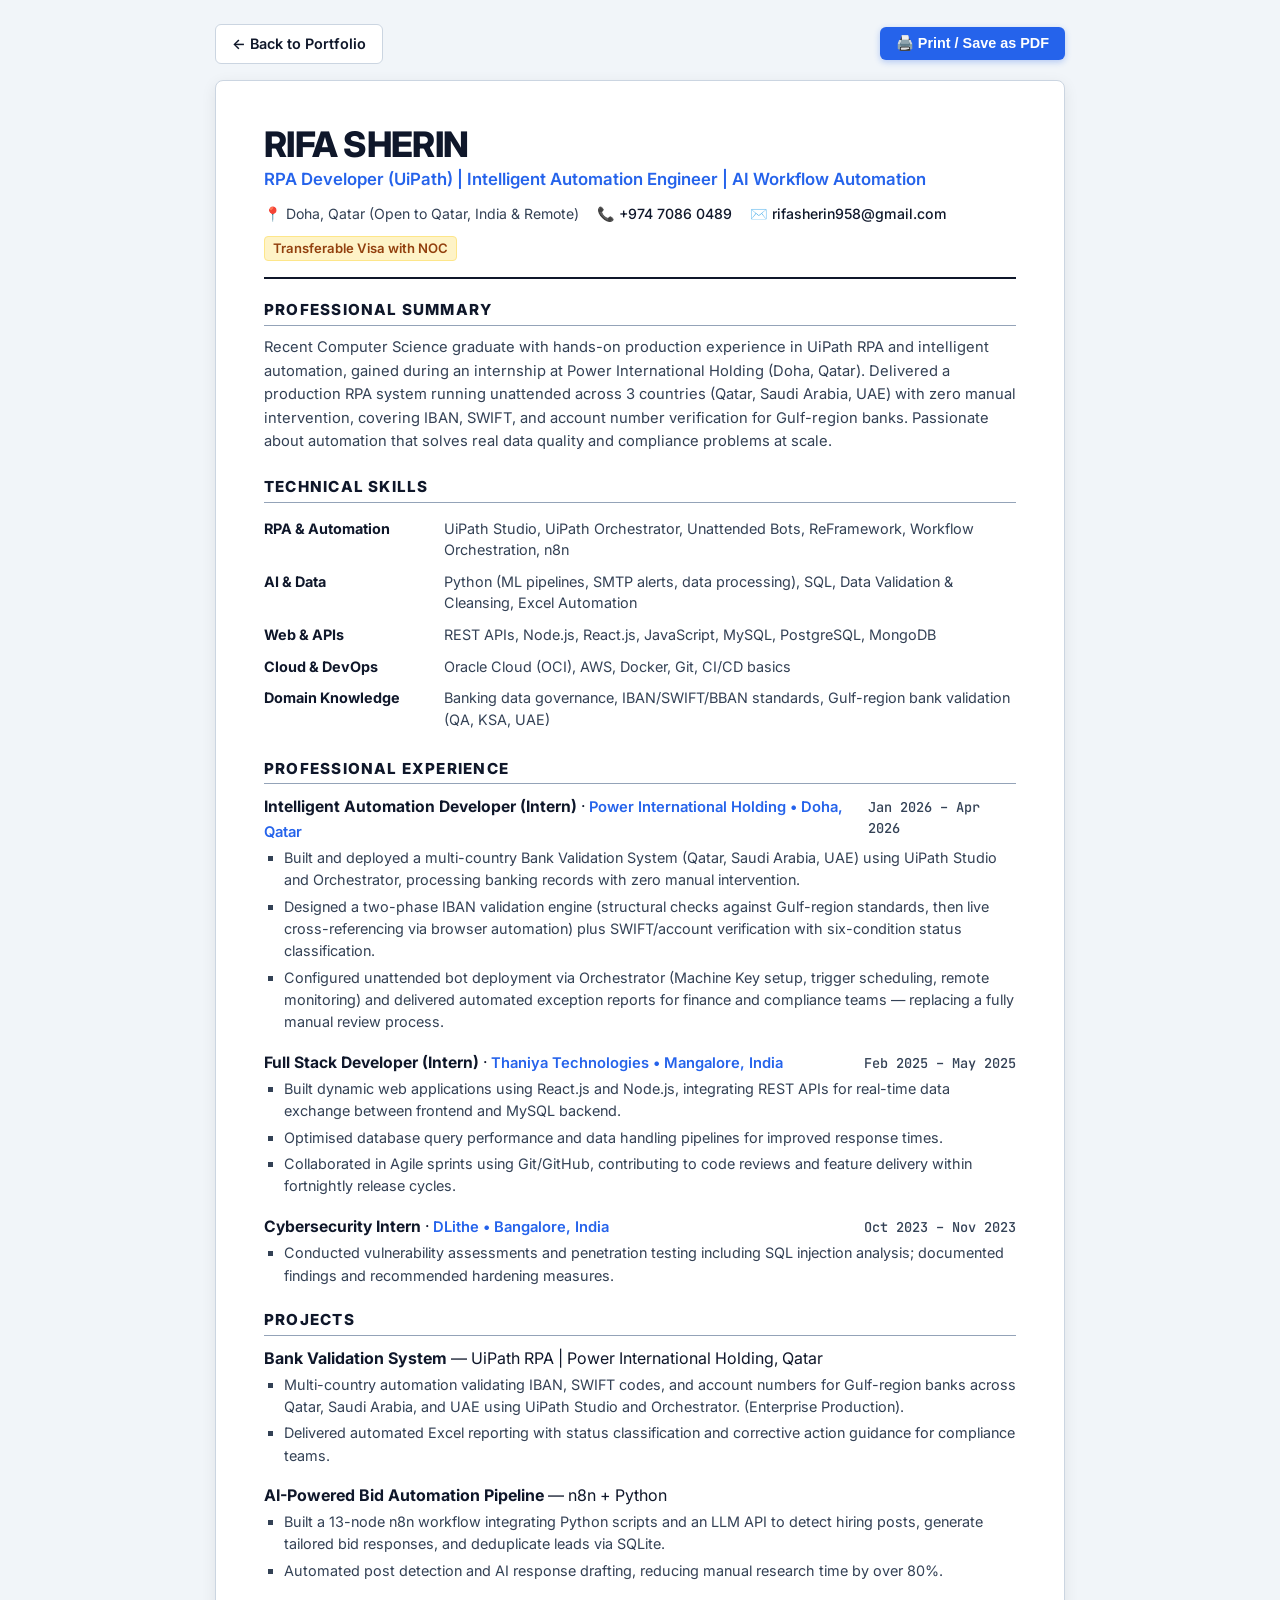
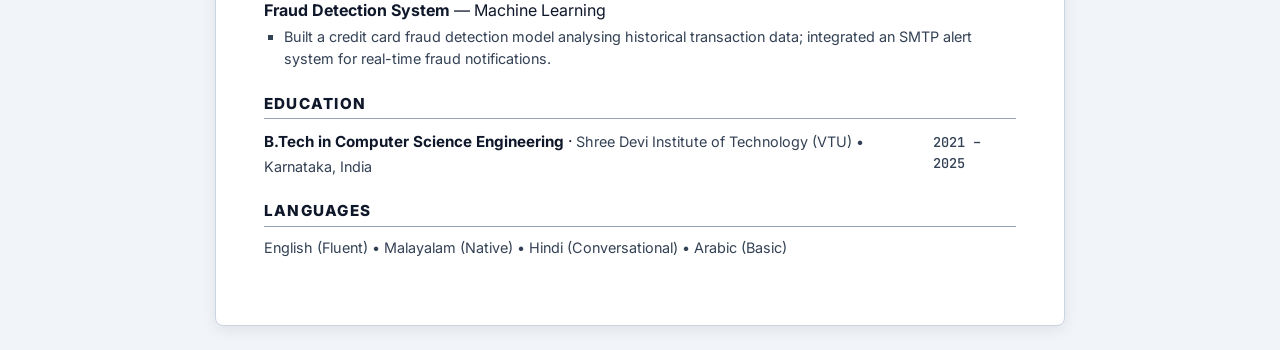
<file: resume.html>
<!DOCTYPE html>
<html lang="en">
<head>
  <meta charset="UTF-8">
  <meta name="viewport" content="width=device-width, initial-scale=1.0">
  <title>Rifa Sherin — Resume / Curriculum Vitae</title>
  <link rel="preconnect" href="https://fonts.googleapis.com">
  <link rel="preconnect" href="https://fonts.gstatic.com" crossorigin>
  <link href="https://fonts.googleapis.com/css2?family=Inter:wght@300;400;500;600;700;800&family=JetBrains+Mono:wght@400;600&display=swap" rel="stylesheet">
  <style>
    :root {
      --primary: #2563eb;
      --text-dark: #0f172a;
      --text-muted: #334155;
      --border-color: #cbd5e1;
      --bg-page: #f1f5f9;
      --bg-paper: #ffffff;
    }

    * {
      box-sizing: border-box;
      margin: 0;
      padding: 0;
    }

    body {
      font-family: 'Inter', -apple-system, BlinkMacSystemFont, 'Segoe UI', Roboto, sans-serif;
      background-color: var(--bg-page);
      color: var(--text-dark);
      line-height: 1.5;
      padding: 24px 16px;
    }

    .action-bar {
      max-width: 850px;
      margin: 0 auto 16px;
      display: flex;
      justify-content: space-between;
      align-items: center;
    }

    .btn {
      display: inline-flex;
      align-items: center;
      gap: 6px;
      padding: 8px 16px;
      border-radius: 6px;
      font-size: 0.9rem;
      font-weight: 600;
      cursor: pointer;
      text-decoration: none;
      transition: all 0.2s;
    }

    .btn-back {
      background: #ffffff;
      color: var(--text-dark);
      border: 1px solid var(--border-color);
    }

    .btn-back:hover {
      background: #e2e8f0;
    }

    .btn-print {
      background: var(--primary);
      color: #ffffff;
      border: none;
      box-shadow: 0 2px 6px rgba(37, 99, 235, 0.3);
    }

    .btn-print:hover {
      background: #1d4ed8;
    }

    .resume-container {
      max-width: 850px;
      margin: 0 auto;
      background: var(--bg-paper);
      padding: 44px 48px;
      border-radius: 8px;
      box-shadow: 0 4px 15px rgba(0, 0, 0, 0.08);
      border: 1px solid var(--border-color);
    }

    /* Header */
    .resume-header {
      border-bottom: 2px solid var(--text-dark);
      padding-bottom: 16px;
      margin-bottom: 20px;
    }

    .candidate-name {
      font-size: 2.2rem;
      font-weight: 800;
      letter-spacing: -0.02em;
      color: var(--text-dark);
      line-height: 1.1;
      text-transform: uppercase;
    }

    .candidate-title {
      font-size: 1.05rem;
      font-weight: 600;
      color: var(--primary);
      margin-top: 4px;
      margin-bottom: 10px;
    }

    .contact-info {
      display: flex;
      flex-wrap: wrap;
      gap: 12px 18px;
      font-size: 0.88rem;
      color: var(--text-muted);
    }

    .contact-info a {
      color: var(--text-dark);
      text-decoration: none;
      font-weight: 500;
    }

    .contact-info a:hover {
      color: var(--primary);
      text-decoration: underline;
    }

    .badge-noc {
      background: #fef3c7;
      color: #92400e;
      padding: 2px 8px;
      border-radius: 4px;
      font-weight: 600;
      font-size: 0.82rem;
      border: 1px solid #fde68a;
    }

    /* Sections */
    .resume-section {
      margin-bottom: 22px;
    }

    .section-title {
      font-size: 0.95rem;
      font-weight: 800;
      text-transform: uppercase;
      letter-spacing: 0.08em;
      color: var(--text-dark);
      border-bottom: 1px solid #94a3b8;
      padding-bottom: 3px;
      margin-bottom: 10px;
    }

    .summary-text {
      font-size: 0.92rem;
      color: var(--text-muted);
      line-height: 1.6;
    }

    /* Skills Table */
    .skills-table {
      width: 100%;
      border-collapse: collapse;
      font-size: 0.9rem;
    }

    .skills-table td {
      padding: 5px 0;
      vertical-align: top;
    }

    .skills-label {
      width: 180px;
      font-weight: 700;
      color: var(--text-dark);
    }

    .skills-desc {
      color: var(--text-muted);
    }

    /* Experience & Project Items */
    .job-item, .project-item {
      margin-bottom: 16px;
    }

    .job-item:last-child, .project-item:last-child {
      margin-bottom: 0;
    }

    .job-header, .project-header {
      display: flex;
      justify-content: space-between;
      align-items: baseline;
      margin-bottom: 4px;
    }

    .job-role {
      font-size: 0.98rem;
      font-weight: 700;
      color: var(--text-dark);
    }

    .job-company {
      font-size: 0.92rem;
      font-weight: 600;
      color: var(--primary);
    }

    .job-date {
      font-size: 0.85rem;
      font-family: 'JetBrains Mono', monospace;
      color: var(--text-muted);
      font-weight: 500;
    }

    .job-bullets {
      list-style-type: square;
      padding-left: 20px;
      font-size: 0.9rem;
      color: var(--text-muted);
      line-height: 1.55;
    }

    .job-bullets li {
      margin-bottom: 4px;
    }

    /* Education & Languages */
    .edu-row {
      display: flex;
      justify-content: space-between;
      align-items: baseline;
    }

    .edu-degree {
      font-size: 0.95rem;
      font-weight: 700;
      color: var(--text-dark);
    }

    .edu-school {
      font-size: 0.9rem;
      color: var(--text-muted);
    }

    .languages-text {
      font-size: 0.9rem;
      color: var(--text-muted);
    }

    /* Print Styles */
    @media print {
      body {
        background: none;
        padding: 0;
      }

      .action-bar {
        display: none !important;
      }

      .resume-container {
        box-shadow: none;
        border: none;
        padding: 0;
        max-width: 100%;
      }

      @page {
        margin: 1.5cm;
      }
    }
  </style>
</head>
<body>

  <!-- Top Action Bar -->
  <div class="action-bar">
    <a href="index.html" class="btn btn-back">← Back to Portfolio</a>
    <button onclick="window.print()" class="btn btn-print">🖨️ Print / Save as PDF</button>
  </div>

  <!-- Resume Container -->
  <div class="resume-container">
    
    <!-- Header -->
    <header class="resume-header">
      <h1 class="candidate-name">Rifa Sherin</h1>
      <div class="candidate-title">RPA Developer (UiPath) | Intelligent Automation Engineer | AI Workflow Automation</div>
      
      <div class="contact-info">
        <span>📍 Doha, Qatar (Open to Qatar, India & Remote)</span>
        <span>📞 <a href="tel:+97470860489">+974 7086 0489</a></span>
        <span>✉️ <a href="mailto:rifasherin958@gmail.com">rifasherin958@gmail.com</a></span>
        <span class="badge-noc">Transferable Visa with NOC</span>
      </div>
    </header>

    <!-- Professional Summary -->
    <section class="resume-section">
      <h2 class="section-title">Professional Summary</h2>
      <p class="summary-text">
        Recent Computer Science graduate with hands-on production experience in UiPath RPA and intelligent automation, gained during an internship at Power International Holding (Doha, Qatar). Delivered a production RPA system running unattended across 3 countries (Qatar, Saudi Arabia, UAE) with zero manual intervention, covering IBAN, SWIFT, and account number verification for Gulf-region banks. Passionate about automation that solves real data quality and compliance problems at scale.
      </p>
    </section>

    <!-- Technical Skills -->
    <section class="resume-section">
      <h2 class="section-title">Technical Skills</h2>
      <table class="skills-table">
        <tr>
          <td class="skills-label">RPA & Automation</td>
          <td class="skills-desc">UiPath Studio, UiPath Orchestrator, Unattended Bots, ReFramework, Workflow Orchestration, n8n</td>
        </tr>
        <tr>
          <td class="skills-label">AI & Data</td>
          <td class="skills-desc">Python (ML pipelines, SMTP alerts, data processing), SQL, Data Validation & Cleansing, Excel Automation</td>
        </tr>
        <tr>
          <td class="skills-label">Web & APIs</td>
          <td class="skills-desc">REST APIs, Node.js, React.js, JavaScript, MySQL, PostgreSQL, MongoDB</td>
        </tr>
        <tr>
          <td class="skills-label">Cloud & DevOps</td>
          <td class="skills-desc">Oracle Cloud (OCI), AWS, Docker, Git, CI/CD basics</td>
        </tr>
        <tr>
          <td class="skills-label">Domain Knowledge</td>
          <td class="skills-desc">Banking data governance, IBAN/SWIFT/BBAN standards, Gulf-region bank validation (QA, KSA, UAE)</td>
        </tr>
      </table>
    </section>

    <!-- Professional Experience -->
    <section class="resume-section">
      <h2 class="section-title">Professional Experience</h2>

      <div class="job-item">
        <div class="job-header">
          <div>
            <span class="job-role">Intelligent Automation Developer (Intern)</span> · 
            <span class="job-company">Power International Holding • Doha, Qatar</span>
          </div>
          <span class="job-date">Jan 2026 – Apr 2026</span>
        </div>
        <ul class="job-bullets">
          <li>Built and deployed a multi-country Bank Validation System (Qatar, Saudi Arabia, UAE) using UiPath Studio and Orchestrator, processing banking records with zero manual intervention.</li>
          <li>Designed a two-phase IBAN validation engine (structural checks against Gulf-region standards, then live cross-referencing via browser automation) plus SWIFT/account verification with six-condition status classification.</li>
          <li>Configured unattended bot deployment via Orchestrator (Machine Key setup, trigger scheduling, remote monitoring) and delivered automated exception reports for finance and compliance teams — replacing a fully manual review process.</li>
        </ul>
      </div>

      <div class="job-item">
        <div class="job-header">
          <div>
            <span class="job-role">Full Stack Developer (Intern)</span> · 
            <span class="job-company">Thaniya Technologies • Mangalore, India</span>
          </div>
          <span class="job-date">Feb 2025 – May 2025</span>
        </div>
        <ul class="job-bullets">
          <li>Built dynamic web applications using React.js and Node.js, integrating REST APIs for real-time data exchange between frontend and MySQL backend.</li>
          <li>Optimised database query performance and data handling pipelines for improved response times.</li>
          <li>Collaborated in Agile sprints using Git/GitHub, contributing to code reviews and feature delivery within fortnightly release cycles.</li>
        </ul>
      </div>

      <div class="job-item">
        <div class="job-header">
          <div>
            <span class="job-role">Cybersecurity Intern</span> · 
            <span class="job-company">DLithe • Bangalore, India</span>
          </div>
          <span class="job-date">Oct 2023 – Nov 2023</span>
        </div>
        <ul class="job-bullets">
          <li>Conducted vulnerability assessments and penetration testing including SQL injection analysis; documented findings and recommended hardening measures.</li>
        </ul>
      </div>
    </section>

    <!-- Key Projects -->
    <section class="resume-section">
      <h2 class="section-title">Projects</h2>

      <div class="project-item">
        <div class="project-header">
          <div>
            <strong>Bank Validation System</strong> — UiPath RPA | Power International Holding, Qatar
          </div>
        </div>
        <ul class="job-bullets">
          <li>Multi-country automation validating IBAN, SWIFT codes, and account numbers for Gulf-region banks across Qatar, Saudi Arabia, and UAE using UiPath Studio and Orchestrator. (Enterprise Production).</li>
          <li>Delivered automated Excel reporting with status classification and corrective action guidance for compliance teams.</li>
        </ul>
      </div>

      <div class="project-item">
        <div class="project-header">
          <div>
            <strong>AI-Powered Bid Automation Pipeline</strong> — n8n + Python
          </div>
        </div>
        <ul class="job-bullets">
          <li>Built a 13-node n8n workflow integrating Python scripts and an LLM API to detect hiring posts, generate tailored bid responses, and deduplicate leads via SQLite.</li>
          <li>Automated post detection and AI response drafting, reducing manual research time by over 80%.</li>
        </ul>
      </div>

      <div class="project-item">
        <div class="project-header">
          <div>
            <strong>Fraud Detection System</strong> — Machine Learning
          </div>
        </div>
        <ul class="job-bullets">
          <li>Built a credit card fraud detection model analysing historical transaction data; integrated an SMTP alert system for real-time fraud notifications.</li>
        </ul>
      </div>
    </section>

    <!-- Education -->
    <section class="resume-section">
      <h2 class="section-title">Education</h2>
      <div class="edu-row">
        <div>
          <span class="edu-degree">B.Tech in Computer Science Engineering</span> · 
          <span class="edu-school">Shree Devi Institute of Technology (VTU) • Karnataka, India</span>
        </div>
        <span class="job-date">2021 – 2025</span>
      </div>
    </section>

    <!-- Languages -->
    <section class="resume-section">
      <h2 class="section-title">Languages</h2>
      <p class="languages-text">
        English (Fluent) • Malayalam (Native) • Hindi (Conversational) • Arabic (Basic)
      </p>
    </section>

  </div>

</body>
</html>
</file>
